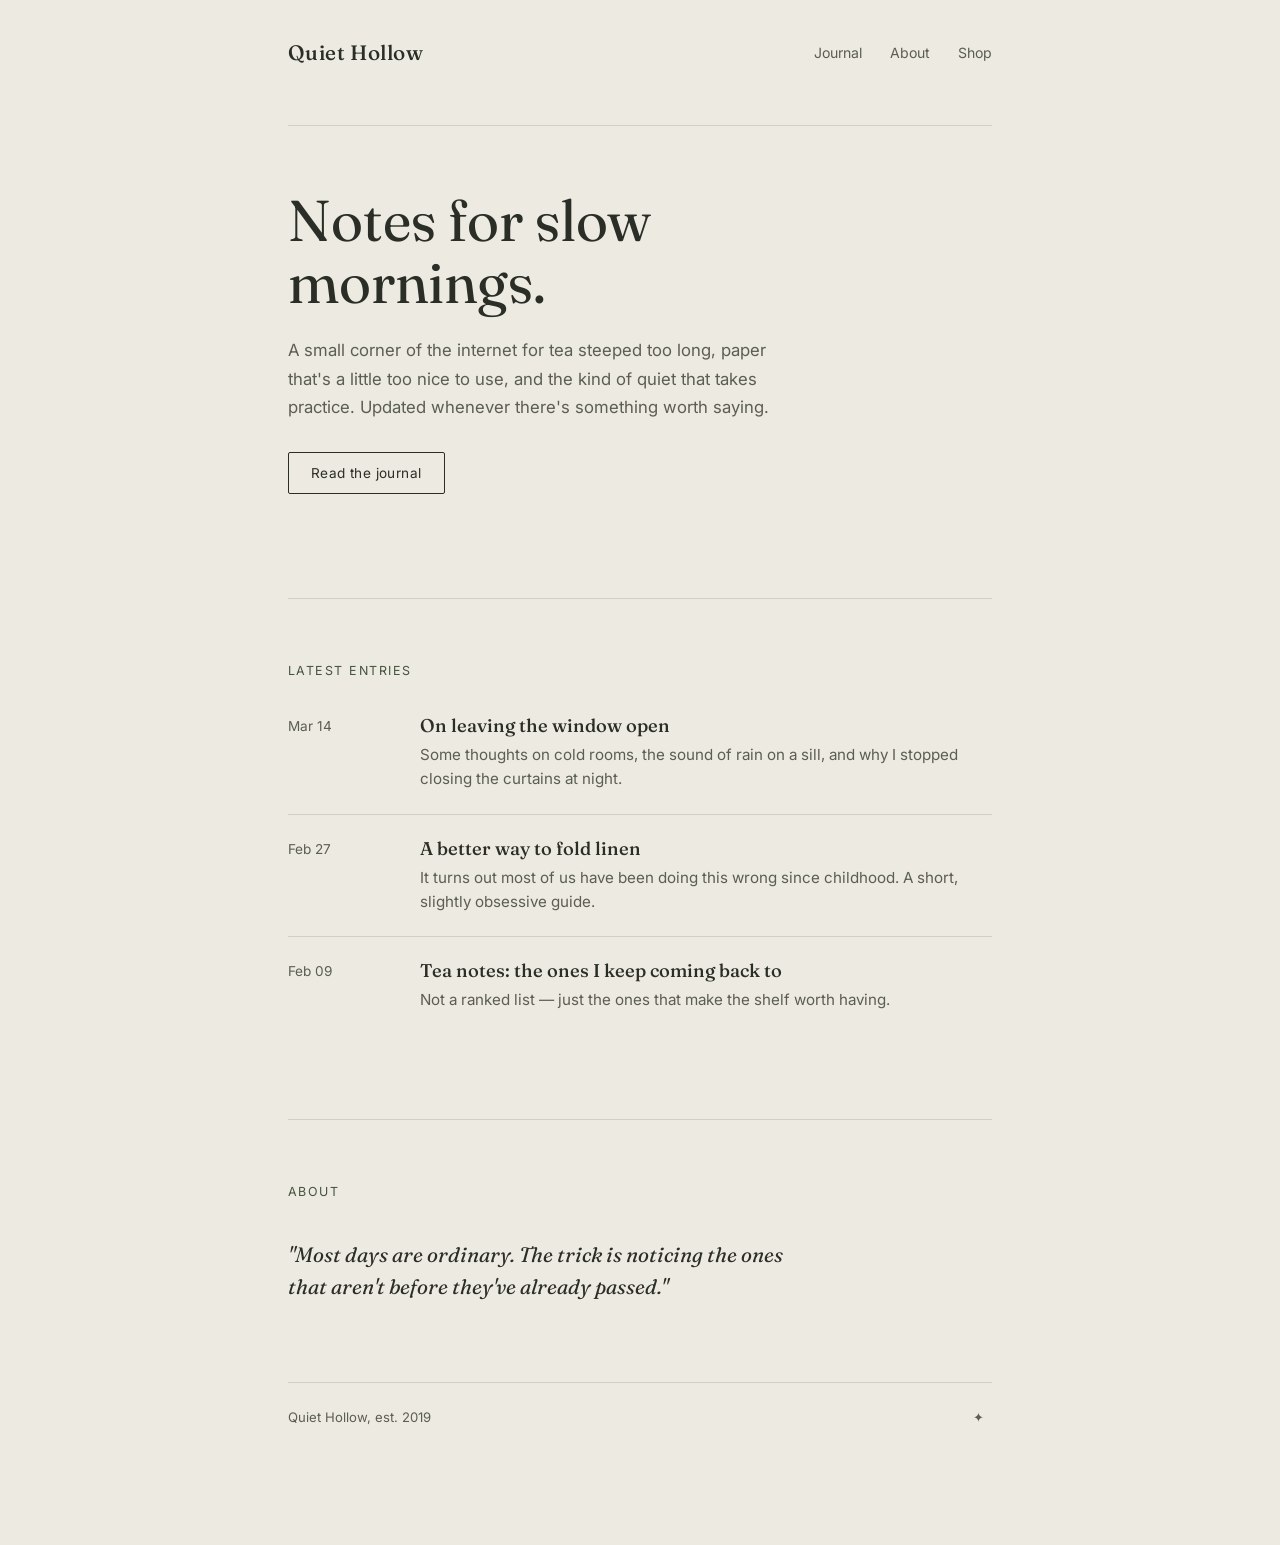
<file: index.html>
<!DOCTYPE html>
<html lang="en">
<head>
<meta charset="UTF-8">
<meta name="viewport" content="width=device-width, initial-scale=1.0">
<title>Quiet Hollow — notes for slow living</title>
<meta name="description" content="Quiet Hollow: tea notes, paper things, and small rituals for slow mornings.">
<link rel="icon" href="data:,">
<link rel="preconnect" href="https://fonts.googleapis.com">
<link rel="preconnect" href="https://fonts.gstatic.com" crossorigin>
<link href="https://fonts.googleapis.com/css2?family=Fraunces:ital,opsz,wght@0,9..144,400;0,9..144,500;0,9..144,600;1,9..144,400&family=Inter:wght@400;500;600&family=UnifrakturCook:wght@700&display=swap" rel="stylesheet">

<!-- All colors live in colors.css — edit that file to reskin the site. -->
<link rel="stylesheet" href="colors.css">

<style>
  /* Structure/layout only — colors all come from colors.css as CSS variables. */
  *{ box-sizing:border-box; }
  html{ scroll-behavior:smooth; }
  body{
    margin:0;
    background:var(--qh-bg);
    color:var(--qh-ink);
    font-family:'Inter', sans-serif;
    transition: background 0.6s ease, color 0.6s ease;
    overflow-x:hidden;
  }

  .serif{ font-family:'Fraunces', serif; }

  /* ============ DECOY SITE ============ */
  #decoy{
    max-width: 760px;
    margin: 0 auto;
    padding: 0 28px 120px;
    transition: opacity 0.5s ease, filter 0.5s ease;
  }

  header.qh-header{
    display:flex;
    justify-content:space-between;
    align-items:center;
    padding: 40px 0 60px;
    border-bottom: 1px solid var(--qh-line);
  }
  .qh-logo{
    font-family:'Fraunces', serif;
    font-weight:500;
    font-size: 1.3rem;
    letter-spacing: 0.02em;
  }
  .qh-nav{
    display:flex;
    gap: 28px;
    font-size: 0.88rem;
    color: var(--qh-ink-soft);
  }
  .qh-nav a{ color:inherit; text-decoration:none; }
  .qh-nav a:hover{ color:var(--qh-ink); }

  .qh-hero{ padding: 64px 0 40px; }
  .qh-hero h1{
    font-family:'Fraunces', serif;
    font-optical-sizing:auto;
    font-weight:400;
    font-size: clamp(2.4rem, 6vw, 3.6rem);
    line-height:1.08;
    margin: 0 0 22px;
    max-width: 11ch;
  }
  .qh-hero p{
    font-size: 1.05rem;
    line-height:1.7;
    color: var(--qh-ink-soft);
    max-width: 46ch;
    margin: 0 0 30px;
  }
  .qh-btn{
    display:inline-block;
    padding: 12px 22px;
    border: 1px solid var(--qh-ink);
    border-radius: 2px;
    font-size: 0.85rem;
    letter-spacing:0.03em;
    color: var(--qh-ink);
    text-decoration:none;
    transition: background 0.2s ease, color 0.2s ease;
  }
  .qh-btn:hover{ background: var(--qh-ink); color: var(--qh-bg); }

  .qh-divider{
    height:1px;
    background: var(--qh-line);
    margin: 64px 0;
    border:none;
  }

  .qh-journal{ padding-bottom: 20px; }
  .qh-eyebrow{
    font-size:0.78rem;
    letter-spacing:0.12em;
    text-transform:uppercase;
    color: var(--qh-accent);
    margin-bottom: 14px;
  }
  .qh-entry{
    display:grid;
    grid-template-columns: 110px 1fr;
    gap: 22px;
    padding: 22px 0;
    border-bottom: 1px solid var(--qh-line);
  }
  .qh-entry:last-child{ border-bottom:none; }
  .qh-date{ color: var(--qh-ink-soft); font-size:0.85rem; padding-top:4px; }
  .qh-entry h3{
    font-family:'Fraunces', serif;
    font-weight:500;
    font-size: 1.15rem;
    margin: 0 0 6px;
  }
  .qh-entry p{
    margin:0;
    color: var(--qh-ink-soft);
    font-size:0.95rem;
    line-height:1.6;
  }

  .qh-quote{
    padding: 20px 0 10px;
    font-family:'Fraunces', serif;
    font-style:italic;
    font-size: 1.3rem;
    line-height:1.5;
    color: var(--qh-ink);
    max-width: 40ch;
  }

  footer.qh-footer{
    margin-top: 70px;
    padding-top: 26px;
    border-top: 1px solid var(--qh-line);
    display:flex;
    justify-content:space-between;
    align-items:center;
    font-size: 0.82rem;
    color: var(--qh-ink-soft);
  }

  /* the secret trigger — an ordinary-looking ornamental mark */
  .qh-mark{
    cursor: default;
    color: var(--qh-ink-soft);
    padding: 4px 8px;
    user-select: none;
    -webkit-user-select: none;
    transition: color 0.2s ease;
  }
  .qh-mark:hover{ color: var(--qh-accent); }
  .qh-mark:focus-visible{
    outline: 1px solid var(--qh-accent);
    outline-offset: 3px;
    border-radius: 2px;
  }

  /* ============ TRANSITION VEIL ============ */
  #veil{
    position: fixed;
    inset: 0;
    background: var(--hc-bg);
    z-index: 500;
    display:flex;
    align-items:center;
    justify-content:center;
    opacity:0;
    pointer-events:none;
    transition: opacity 0.7s ease;
  }
  #veil.show{ opacity:1; pointer-events:all; }
  #veil span{
    font-family:'UnifrakturCook', serif;
    color: var(--hc-accent-2);
    font-size: 2rem;
    opacity:0;
    transition: opacity 0.6s ease 0.2s;
    letter-spacing:0.04em;
  }
  #veil.show span{ opacity:0.85; }

  /* ============ REAL SITE: THE HOLLOW CHOIR ============ */
  #choir{
    display:none;
    background: var(--hc-bg);
    color: var(--hc-bone);
    min-height:100vh;
  }
  body.revealed{ background: var(--hc-bg); }
  body.revealed #decoy{ display:none; }
  body.revealed #choir{ display:block; }

  .hc-wrap{
    max-width: 780px;
    margin:0 auto;
    padding: 0 28px 140px;
  }

  .hc-header{
    display:flex;
    justify-content:space-between;
    align-items:center;
    padding: 32px 0 0;
  }
  .hc-return{
    font-size:0.78rem;
    color: var(--hc-bone-dim);
    text-decoration:none;
    letter-spacing:0.03em;
    border:1px solid var(--hc-line);
    padding:8px 14px;
    border-radius:2px;
    transition: border-color 0.2s ease, color 0.2s ease;
  }
  .hc-return:hover{ border-color: var(--hc-accent-2); color: var(--hc-bone); }

  .hc-hero{
    padding: 70px 0 30px;
    text-align:center;
    border-bottom: 1px solid var(--hc-line);
  }
  .hc-hero .glyph{
    font-size: 1.8rem;
    color: var(--hc-accent);
    margin-bottom: 18px;
    display:block;
  }
  .hc-hero h1{
    font-family:'UnifrakturCook', serif;
    font-weight:700;
    font-size: clamp(2.6rem, 8vw, 4.4rem);
    margin: 0 0 18px;
    color: var(--hc-bone);
    line-height:1.05;
  }
  .hc-hero p.tagline{
    font-family:'Fraunces', serif;
    font-style:italic;
    color: var(--hc-accent-2);
    font-size: 1.15rem;
    max-width: 34ch;
    margin: 0 auto 40px;
    line-height:1.5;
  }

  .hc-section{
    padding: 56px 0;
    border-bottom: 1px solid var(--hc-line);
  }
  .hc-section:last-of-type{ border-bottom:none; }

  .hc-eyebrow{
    font-size:0.72rem;
    letter-spacing:0.16em;
    text-transform:uppercase;
    color: var(--hc-accent);
    margin-bottom: 16px;
  }
  .hc-section h2{
    font-family:'Fraunces', serif;
    font-weight:500;
    font-size: 1.8rem;
    margin: 0 0 20px;
    color: var(--hc-bone);
  }
  .hc-section p{
    line-height:1.75;
    color: var(--hc-accent-2);
    font-size: 1rem;
    max-width: 58ch;
    margin: 0 0 16px;
  }
  .hc-section p:last-child{ margin-bottom:0; }

  .hymnal{
    list-style:none;
    margin:0;
    padding:0;
    counter-reset: verse;
  }
  .hymnal li{
    counter-increment: verse;
    position:relative;
    padding: 18px 0 18px 54px;
    border-top: 1px solid var(--hc-line);
    color: var(--hc-accent-2);
    line-height:1.6;
  }
  .hymnal li:first-child{ border-top:none; }
  .hymnal li::before{
    content: "Verse " counter(verse, upper-roman);
    position:absolute;
    left:0;
    top:18px;
    font-family:'Fraunces', serif;
    font-style:italic;
    font-size:0.78rem;
    color: var(--hc-bone-dim);
    width: 44px;
  }
  .hymnal strong{ color: var(--hc-bone); font-weight:500; }
<section class="hc-section" id="hc-sayings">
  <div class="hc-eyebrow" id="hc-sayings-eyebrow"></div>
  <h2 id="hc-sayings-title"></h2>
  <ul id="hc-sayings-list"></ul>
</section>
  .hc-join{
    text-align:center;
    padding: 60px 0 40px;
  }
  .hc-join p{ margin: 0 auto 28px; }
  .discord-btn{
    display:inline-flex;
    align-items:center;
    gap:10px;
    background: var(--hc-accent);
    color: var(--hc-bone);
    text-decoration:none;
    padding: 15px 30px;
    border-radius: 3px;
    font-size: 0.95rem;
    letter-spacing:0.02em;
    transition: background 0.2s ease, transform 0.2s ease;
  }
  .discord-btn:hover{ background:#a4243f; transform: translateY(-1px); }
  .discord-note{
    margin-top:16px;
    font-size:0.78rem;
    color: var(--hc-bone-dim);
  }

  .hc-footer{
    text-align:center;
    padding-top: 50px;
    font-size:0.78rem;
    color: var(--hc-bone-dim);
    letter-spacing:0.03em;
  }

  @media (prefers-reduced-motion: reduce){
    *{ transition-duration: 0.01ms !important; scroll-behavior:auto !important; }
  }

  @media (max-width: 600px){
    .qh-entry{ grid-template-columns: 1fr; gap:6px; }
    .qh-date{ padding-top:0; }
    header.qh-header, .hc-header{ flex-direction:column; gap:14px; align-items:flex-start; }
  }
</style>
</head>
<body>

<!-- ============ DECOY: Quiet Hollow ============ -->
<!-- Text below is filled in from text.js -->
<div id="decoy">
  <header class="qh-header">
    <div class="qh-logo" id="qh-logo"></div>
    <nav class="qh-nav" id="qh-nav"></nav>
  </header>

  <section class="qh-hero">
    <h1 class="serif" id="qh-hero-title"></h1>
    <p id="qh-hero-text"></p>
    <a class="qh-btn" href="#journal" id="qh-hero-btn"></a>
  </section>

  <hr class="qh-divider">

  <section class="qh-journal" id="journal">
    <div class="qh-eyebrow" id="qh-journal-eyebrow"></div>
    <div id="qh-entries"></div>
  </section>

  <hr class="qh-divider">

  <section id="about">
    <div class="qh-eyebrow">About</div>
    <p class="qh-quote serif" id="qh-quote"></p>
  </section>

  <footer class="qh-footer">
    <span id="qh-footer-left"></span>
    <span>
      <span class="qh-mark" id="secretMark" role="button" tabindex="0" aria-label="ornamental mark">&#10022;</span>
    </span>
  </footer>
</div>

<!-- ============ TRANSITION VEIL ============ -->
<div id="veil" aria-hidden="true">
  <span>Amen.</span>
</div>

<!-- ============ REAL SITE: The Hollow Choir ============ -->
<!-- Text below is filled in from text.js -->
<div id="choir">
  <div class="hc-wrap">
    <div class="hc-header">
      <a href="#" class="hc-return" id="returnLink">&larr; back to the hollow</a>
      <span style="font-size:0.7rem; color:var(--hc-bone-dim); letter-spacing:0.1em;">ESC to vanish</span>
    </div>

    <section class="hc-hero">
      <span class="glyph" id="hc-glyph"></span>
      <h1 id="hc-title"></h1>
      <p class="tagline" id="hc-tagline"></p>
    </section>

    <section class="hc-section" id="hc-about">
      <div class="hc-eyebrow" id="hc-about-eyebrow"></div>
      <h2 id="hc-about-title"></h2>
      <div id="hc-about-paragraphs"></div>
    </section>

    <section class="hc-section">
      <div class="hc-eyebrow" id="hc-rules-eyebrow"></div>
      <h2 id="hc-rules-title"></h2>
      <ol class="hymnal" id="hc-hymnal"></ol>
    </section>

    <section class="hc-join">
      <div class="hc-eyebrow" id="hc-contact-eyebrow"></div>
      <p id="hc-contact-text"></p>
      <a class="discord-btn" id="hc-discord-btn" href="#" target="_blank" rel="noopener noreferrer"></a>
      <div class="discord-note" id="hc-discord-note"></div>
    </section>

    <div class="hc-footer" id="hc-footer"></div>
  </div>
</div>

<!-- All the site's words live in text.js -->
<script src="text.js"></script>

<script>
  /* Renders the page using the content objects from text.js,
     and handles the secret reveal/hide interaction. */
  (function(){

    /* ---------- render: decoy site ---------- */
    document.getElementById('qh-logo').textContent = DECOY_CONTENT.siteName;

    document.getElementById('qh-nav').innerHTML = DECOY_CONTENT.nav
      .map(function(item){ return '<a href="#">' + item + '</a>'; })
      .join('');

    document.getElementById('qh-hero-title').textContent = DECOY_CONTENT.hero.title;
    document.getElementById('qh-hero-text').textContent = DECOY_CONTENT.hero.text;
    document.getElementById('qh-hero-btn').textContent = DECOY_CONTENT.hero.buttonText;

    document.getElementById('qh-journal-eyebrow').textContent = DECOY_CONTENT.journalEyebrow;

    document.getElementById('qh-entries').innerHTML = DECOY_CONTENT.entries.map(function(e){
      return '<div class="qh-entry">' +
               '<div class="qh-date">' + e.date + '</div>' +
               '<div>' +
                 '<h3 class="serif">' + e.title + '</h3>' +
                 '<p>' + e.text + '</p>' +
               '</div>' +
             '</div>';
    }).join('');

    document.getElementById('qh-quote').textContent = '"' + DECOY_CONTENT.aboutQuote + '"';
    document.getElementById('qh-footer-left').textContent = DECOY_CONTENT.footerLeft;

    /* ---------- render: real site — hero / identity ---------- */
    document.getElementById('hc-glyph').textContent = ABOUT_CONTENT.glyph;
    document.getElementById('hc-title').textContent = ABOUT_CONTENT.siteName;
    document.getElementById('hc-tagline').textContent = ABOUT_CONTENT.tagline;

    /* ---------- render: real site — about ---------- */
    document.getElementById('hc-about-eyebrow').textContent = ABOUT_CONTENT.eyebrow;
    document.getElementById('hc-about-title').textContent = ABOUT_CONTENT.title;
    document.getElementById('hc-about-paragraphs').innerHTML = ABOUT_CONTENT.paragraphs
      .map(function(p){ return '<p>' + p + '</p>'; })
      .join('');

    /* ---------- render: real site — rules / hymnal ---------- */
    document.getElementById('hc-rules-eyebrow').textContent = RULES_CONTENT.eyebrow;
    document.getElementById('hc-rules-title').textContent = RULES_CONTENT.title;
    document.getElementById('hc-hymnal').innerHTML = RULES_CONTENT.verses.map(function(v){
      return '<li><strong>' + v.bold + '</strong> ' + v.text + '</li>';
    }).join('');

    /* ---------- render: real site — contact / discord ---------- */
    document.getElementById('hc-contact-eyebrow').textContent = CONTACT_CONTENT.eyebrow;
    document.getElementById('hc-contact-text').textContent = CONTACT_CONTENT.text;
    document.getElementById('hc-discord-btn').textContent = CONTACT_CONTENT.buttonText;
    document.getElementById('hc-discord-btn').href = CONTACT_CONTENT.discordUrl;
    document.getElementById('hc-discord-note').textContent = CONTACT_CONTENT.note;
    document.getElementById('hc-footer').textContent = CONTACT_CONTENT.footerText;

    /* ---------- interaction: reveal / hide ---------- */
    var mark = document.getElementById('secretMark');
    var veil = document.getElementById('veil');
    var body = document.body;
    var returnLink = document.getElementById('returnLink');

    function reveal(){
      veil.classList.add('show');
      setTimeout(function(){
        body.classList.add('revealed');
        window.scrollTo(0,0);
      }, 550);
      setTimeout(function(){
        veil.classList.remove('show');
      }, 1300);
    }

    function hide(){
      body.classList.remove('revealed');
      window.scrollTo(0,0);
    }

    mark.addEventListener('click', reveal);
    mark.addEventListener('keydown', function(e){
      if(e.key === 'Enter' || e.key === ' '){
        e.preventDefault();
        reveal();
      }
    });

    returnLink.addEventListener('click', function(e){
      e.preventDefault();
      hide();
    });

    document.addEventListener('keydown', function(e){
      if(e.key === 'Escape' && body.classList.contains('revealed')){
        hide();
      }
    });

  })();
</script>

</body>
</html>
</file>
<file: colors.css>
/* ============================================================
   THEME.CSS
   Change colors here. Nothing else in the site needs to be touched.

   "qh-" = the decoy site (Quiet Hollow)
   "hc-" = the real site (The Hollow Choir)
   All values are hex or rgba — swap freely.
   ============================================================ */

:root{
  /* --- Decoy palette: Quiet Hollow --- */
  --qh-bg: #ECEAE1;          /* page background */
  --qh-bg-2: #E2E1D4;        /* secondary background (unused currently, spare) */
  --qh-ink: #2B2E27;         /* main text color */
  --qh-ink-soft: #5B5E52;    /* softer/secondary text */
  --qh-accent: #45543F;      /* accent color (eyebrows, hover states) */
  --qh-line: rgba(43,46,39,0.14);  /* hairline dividers */

  /* --- Real palette: The Hollow Choir --- */
  --hc-bg: #0A0A0C;          /* page background */
  --hc-bg-2: #131316;        /* secondary background (unused currently, spare) */
  --hc-bone: #E9E4DA;        /* main text / headline color */
  --hc-bone-dim: #9C978D;    /* dimmer text (footer, small labels) */
  --hc-accent: #8A1F3B;      /* the deep red accent (glyph, eyebrows, discord button) */
  --hc-accent-2: #C9C2B3;    /* secondary text color (body copy, tagline) */
  --hc-line: rgba(233,228,218,0.14); /* hairline dividers */
}
</file>
